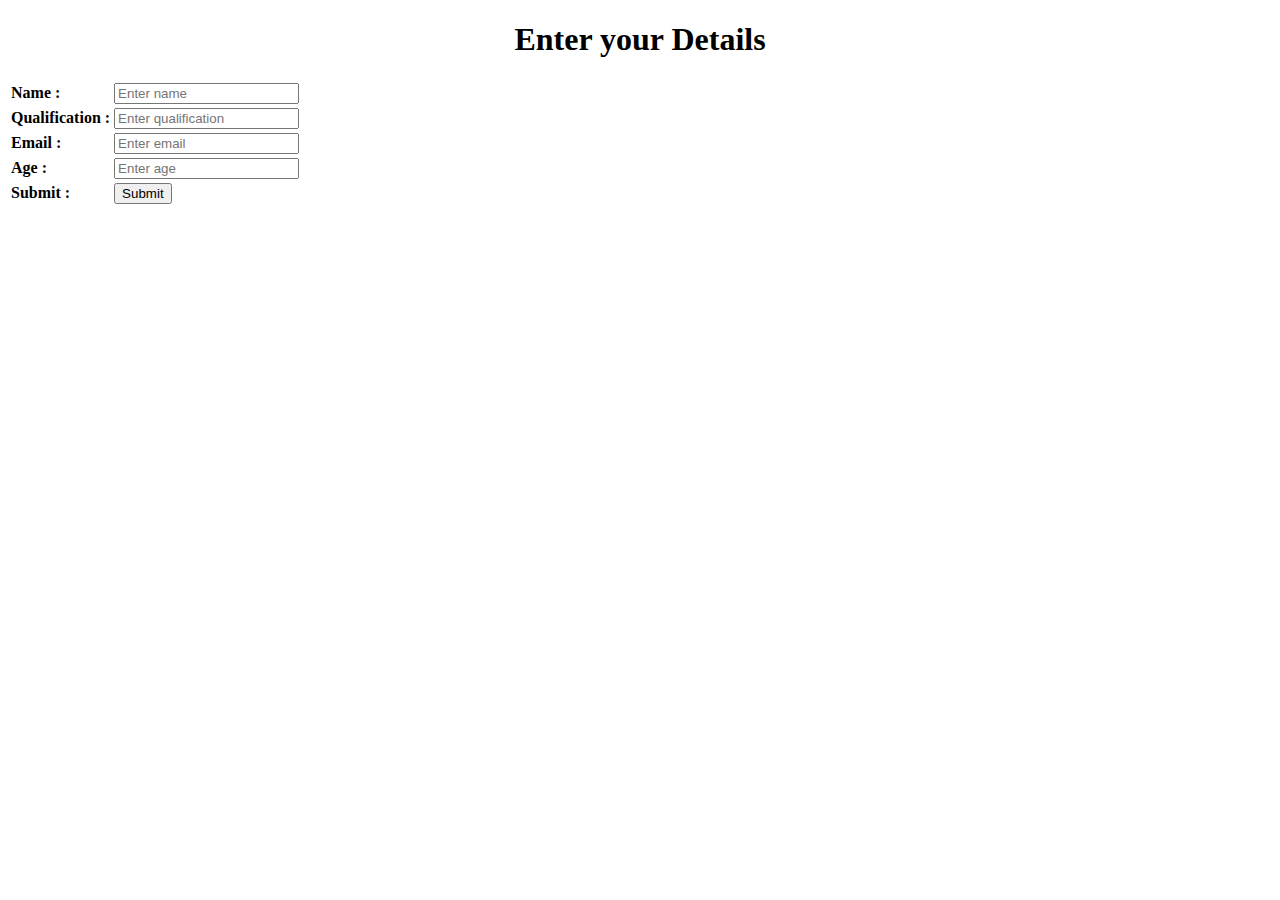
<file: Team Member 3/Assignment 1/index.html>
<!DOCTYPE html>
<head>
  <title>Details</title>
</head>
<body>
  <form>
    <h1>
      <strong><center>Enter your Details</center></strong>
    </h1>

    <table>
      <tr>
        <td>
          <label for="name"><strong>Name :</strong></label>
        </td>
        <td>
          <input
            id="name"
            type="name"
            name="name"
            placeholder="Enter name"
            required
          />
        </td>
      </tr>
      <tr>
        <td>
          <label for="name"><strong>Qualification :</strong></label>
        </td>
        <td>
          <input
            id="Qualification"
            type="name"
            name="Qualification"
            placeholder="Enter qualification"
            required
          />
        </td>
      </tr>

      <tr>
        <td>
          <label for="email"><strong>Email :</strong></label>
        </td>
        <td>
          <input
            id="email"
            type="email"
            name="email"
            placeholder="Enter email"
            required
          />
        </td>
      </tr>

      <tr>
        <td>
          <label for="age"><strong>Age :</strong></label>
        </td>
        <td>
          <input
            id="age"
            type="number"
            name="age"
            placeholder="Enter age"
            required
          />
        </td>
      </tr>

      <tr>
        <td>
          <label for="submit"><strong>Submit :</strong></label>
        </td>
        <td><input type="submit" /></td>
      </tr>
    </table>
  </form>
</body>
</file>
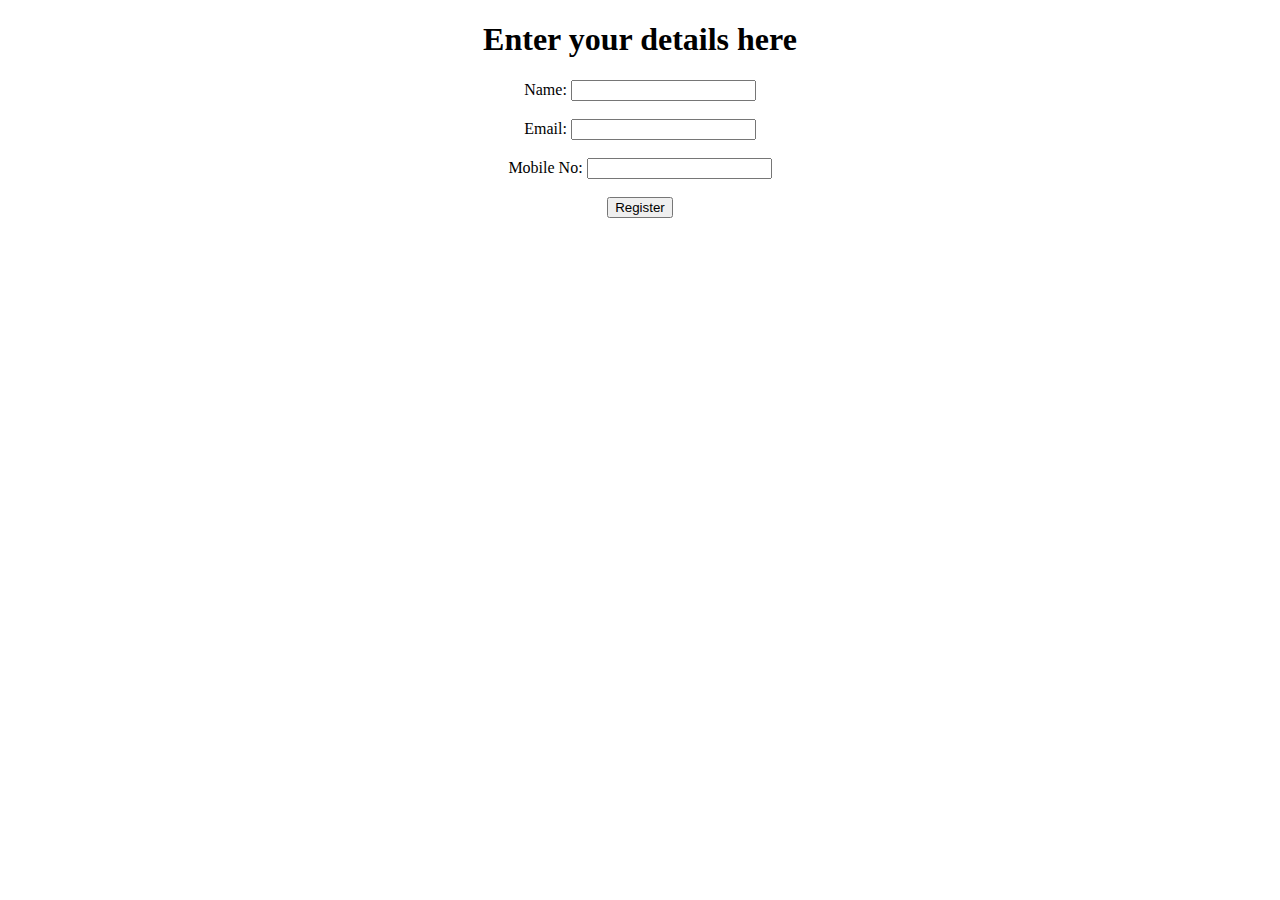
<file: Assignments/Sept 20 Assignment/templates/webpage.html>
<!DOCTYPE html>
<html lang="en">
<head>
    <meta charset="UTF-8">
    <meta http-equiv="X-UA-Compatible" content="IE=edge">
    <meta name="viewport" content="width=device-width, initial-scale=1.0">
    <title>Registration page</title>
</head>
<body>
    <center>
        <h1>Enter your details here</h1>
        <form action="#" method="post">
            <label>Name:</label>
            <input type="Name" value="" name="name" required></body><br><br>

            <label>Email:</label>
            <input type="Email" value="" size="" name="email" required><br><br>

            <label>Mobile No:</label>
            <input type="Mobile No" value="" size="" name="number" required><br><br>

            <button type="submit">Register</button>
           </form>
    </center>
</body>
</html>
</file>
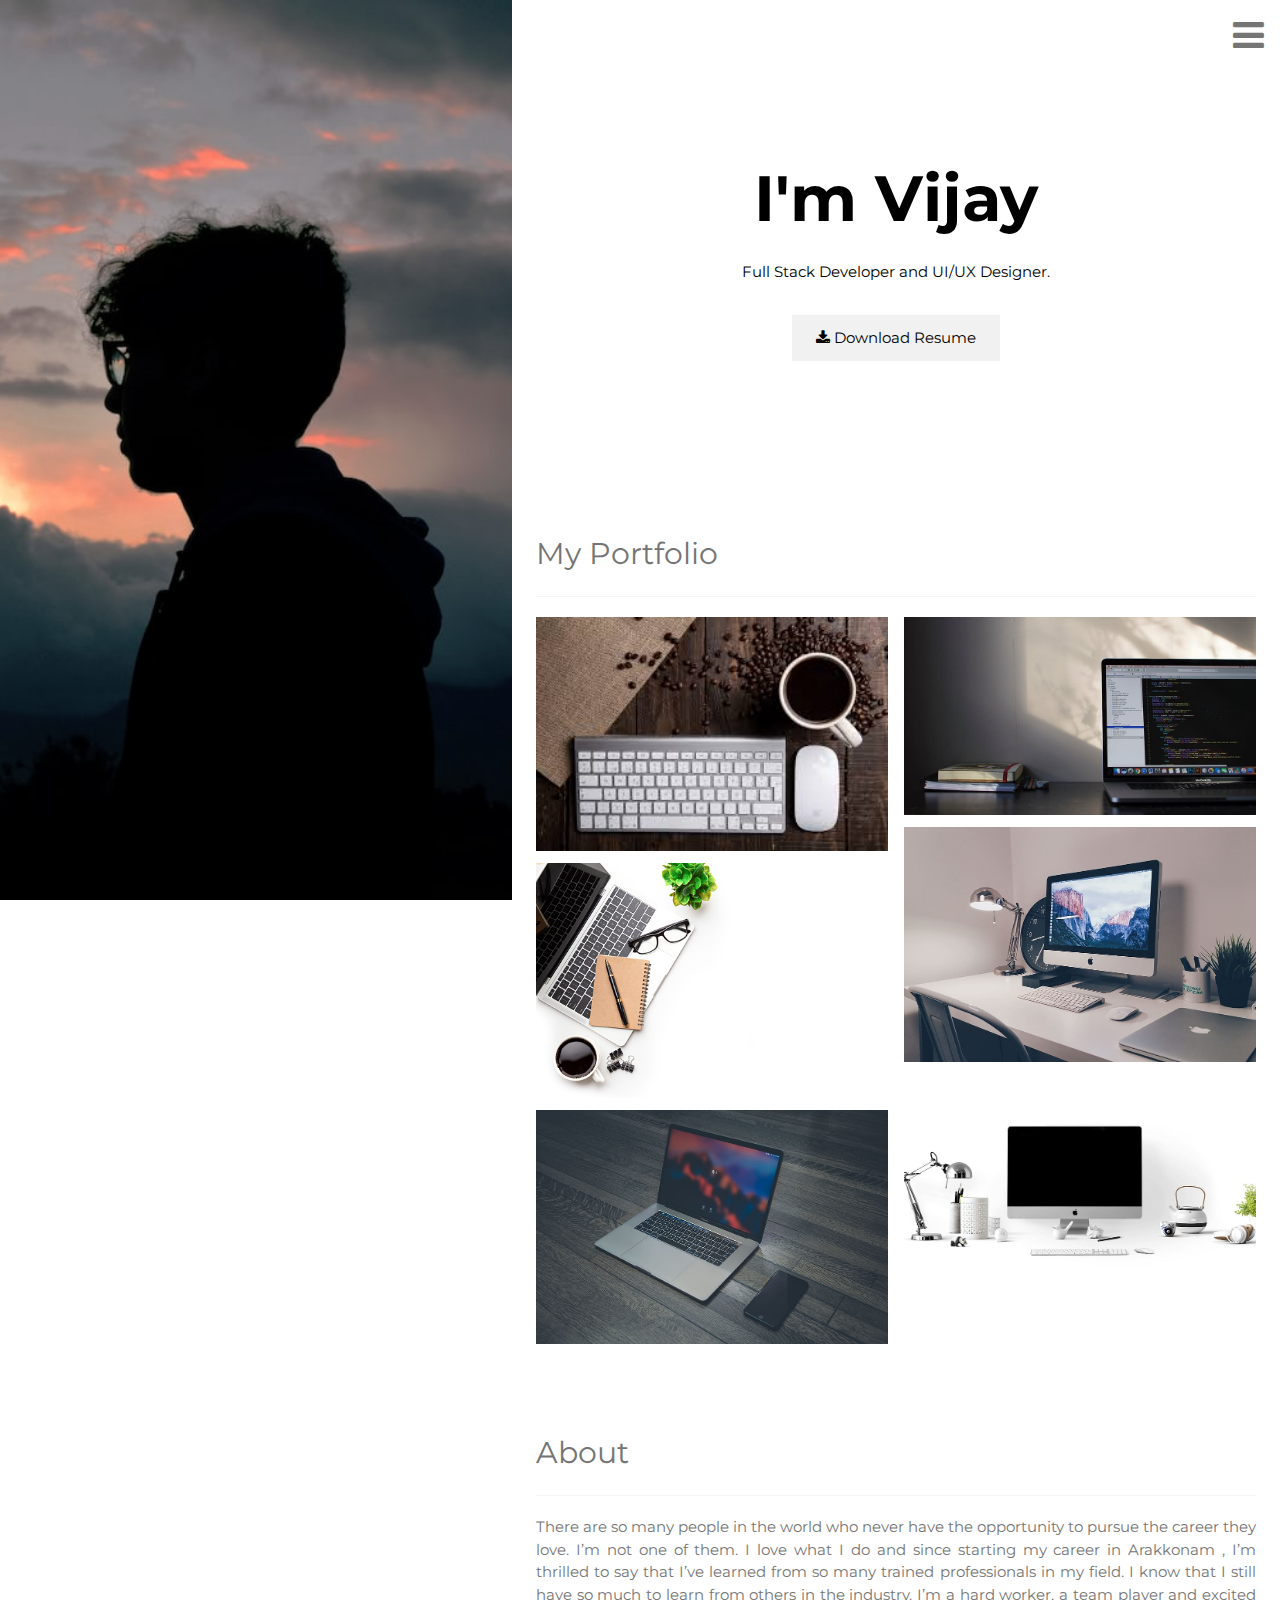
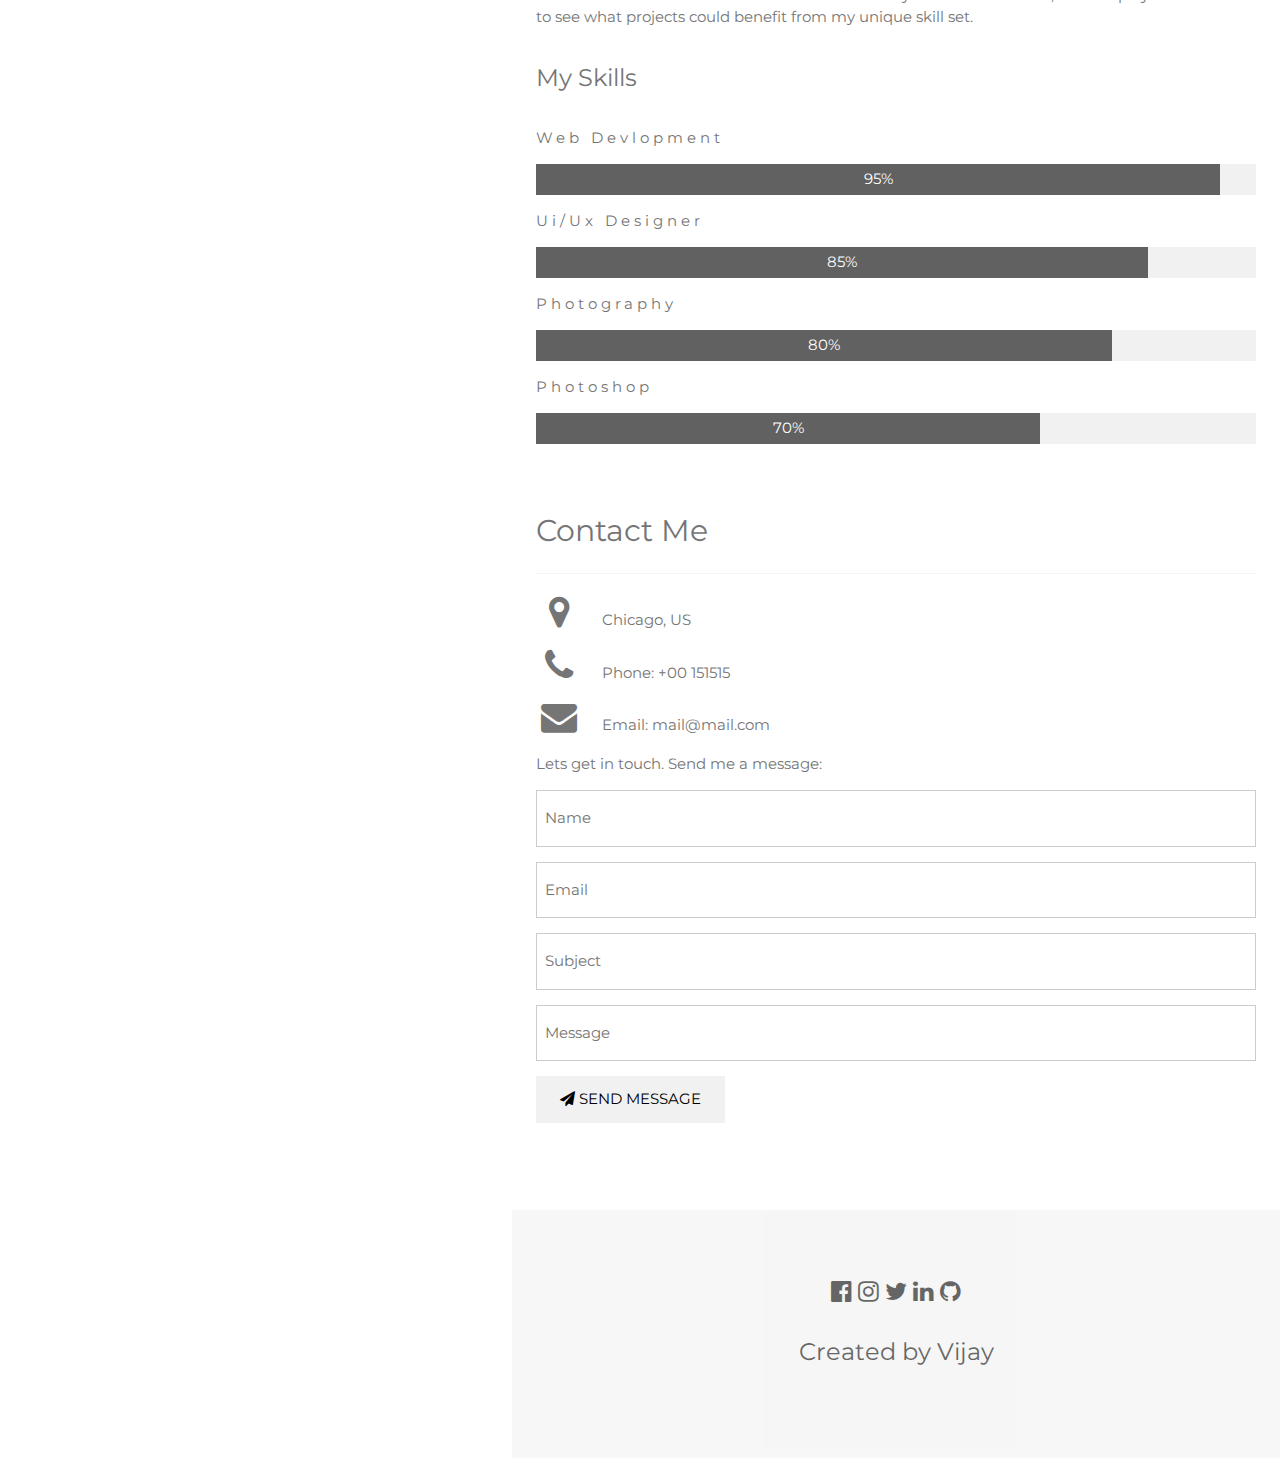
<file: Assignments/Team Leader/Assignment 1/Vijay.html>
<!DOCTYPE html>
<html>
  <title>Vijay</title>
  <meta charset="UTF-8" />
  <meta name="viewport" content="width=device-width, initial-scale=1" />
  <link rel="stylesheet" href="https://www.w3schools.com/w3css/4/w3.css" />
  <link
    rel="stylesheet"
    href="https://fonts.googleapis.com/css?family=Montserrat"
  />
  <link
    rel="stylesheet"
    href="https://cdnjs.cloudflare.com/ajax/libs/font-awesome/4.7.0/css/font-awesome.min.css"
  />
  <style>
    body,
    h1,
    h2,
    h3,
    h4,
    h5,
    h6 {
      font-family: "Montserrat", sans-serif;
    }
    .w3-row-padding img {
      margin-bottom: 12px;
    }
    .bgimg {
      background-position: center;
      background-repeat: no-repeat;
      background-size: cover;
      background-image: url("./images/bgimg.jfif");
      min-height: 100%;
    }
  </style>
  <body>
    <!-- Sidebar with image -->
    <nav class="w3-sidebar w3-hide-medium w3-hide-small" style="width: 40%">
      <div class="bgimg"></div>
    </nav>

    <!-- Hidden Sidebar (reveals when clicked on menu icon)-->
    <nav
      class="w3-sidebar w3-black w3-animate-right w3-xxlarge"
      style="display: none; padding-top: 150px; right: 0; z-index: 2"
      id="mySidebar"
    >
      <a
        href="javascript:void(0)"
        onclick="closeNav()"
        class="w3-button w3-black w3-xxxlarge w3-display-topright"
        style="padding: 0 12px"
      >
        <i class="fa fa-remove"></i>
      </a>
      <div class="w3-bar-block w3-center">
        <a
          href="#"
          class="w3-bar-item w3-button w3-text-grey w3-hover-black"
          onclick="closeNav()"
          >Home</a
        >
        <a
          href="#portfolio"
          class="w3-bar-item w3-button w3-text-grey w3-hover-black"
          onclick="closeNav()"
          >Portfolio</a
        >
        <a
          href="#about"
          class="w3-bar-item w3-button w3-text-grey w3-hover-black"
          onclick="closeNav()"
          >About</a
        >
        <a
          href="#contact"
          class="w3-bar-item w3-button w3-text-grey w3-hover-black"
          onclick="closeNav()"
          >Contact</a
        >
      </div>
    </nav>

    <!-- Page Content -->
    <div class="w3-main w3-padding-large" style="margin-left: 40%">
      <!-- Menu icon to open sidebar -->
      <span
        class="w3-button w3-top w3-white w3-xxlarge w3-text-grey w3-hover-text-black"
        style="width: auto; right: 0"
        onclick="openNav()"
        ><i class="fa fa-bars"></i
      ></span>

      <!-- Header -->
      <header
        class="w3-container w3-center"
        style="padding: 128px 16px"
        id="home"
      >
        <h1 class="w3-jumbo"><b>I'm Vijay</b></h1>
        <p>Full Stack Developer and UI/UX Designer.</p>
        <img
          src="./images/pic1.jfif"
          class="w3-image w3-hide-large w3-hide-small w3-round"
          style="display: block; width: 60%; margin: auto"
        />
        <img
          src="./images/pic2.jpg"
          class="w3-image w3-hide-large w3-hide-medium w3-round"
          width="1000"
          height="1333"
        />
        <button class="w3-button w3-light-grey w3-padding-large w3-margin-top">
          <i class="fa fa-download"></i> Download Resume
        </button>
      </header>

      <!-- Portfolio Section -->
      <div class="w3-padding-32 w3-content" id="portfolio">
        <h2 class="w3-text-grey">My Portfolio</h2>
        <hr class="w3-opacity" />

        <!-- Grid for photos -->
        <div class="w3-row-padding" style="margin: 0 -16px">
          <div class="w3-half">
            <img src="./images/pic1.jfif" style="width: 100%" />
            <img src="./images/pic2.jpg" style="width: 100%" />
            <img src="./images/pic3.jpg" style="width: 100%" />
            
          </div>

          <div class="w3-half">
            <img src="./images/pic4.jpg" style="width: 100%" />
            <img src="./images/pic5.jpg" style="width: 100%" />
            <img src="./images/pic6.jpg" style="width: 100%" />
         
          </div>
          <!-- End photo grid -->
        </div>
        <!-- End Portfolio Section -->
      </div>

      <!-- About Section -->
      <div class="w3-content w3-justify w3-text-grey w3-padding-32" id="about">
        <h2>About</h2>
        <hr class="w3-opacity" />
        <p>
          There are so many people in the world who never have the opportunity
          to pursue the career they love. I’m not one of them. I love what I do
          and since starting my career in Arakkonam , I’m thrilled to say that
          I’ve learned from so many trained professionals in my field. I know
          that I still have so much to learn from others in the industry. I’m a
          hard worker, a team player and excited to see what projects could
          benefit from my unique skill set.
        </p>
        <h3 class="w3-padding-16">My Skills</h3>
        <p class="w3-wide">Web Devlopment</p>
        <div class="w3-light-grey">
          <div
            class="w3-container w3-center w3-padding-small w3-dark-grey"
            style="width: 95%"
          >
            95%
          </div>
        </div>
        <p class="w3-wide">Ui/Ux Designer</p>
        <div class="w3-light-grey">
          <div
            class="w3-container w3-center w3-padding-small w3-dark-grey"
            style="width: 85%"
          >
            85%
          </div>
        </div>
        <p class="w3-wide">Photography</p>
        <div class="w3-light-grey">
          <div
            class="w3-container w3-center w3-padding-small w3-dark-grey"
            style="width: 80%"
          >
            80%
          </div>
        </div>
        <p class="w3-wide">Photoshop</p>
        <div class="w3-light-grey">
          <div
            class="w3-container w3-center w3-padding-small w3-dark-grey"
            style="width: 70%"
          >
            70%
          </div>
        </div>
        <br />



      <!-- Contact Section -->
      <div
        class="w3-padding-32 w3-content w3-text-grey"
        id="contact"
        style="margin-bottom: 64px"
      >
        <h2>Contact Me</h2>
        <hr class="w3-opacity" />

        <div class="w3-section">
          <p>
            <i class="fa fa-map-marker fa-fw w3-xxlarge w3-margin-right"></i>
            Chicago, US
          </p>
          <p>
            <i class="fa fa-phone fa-fw w3-xxlarge w3-margin-right"></i> Phone:
            +00 151515
          </p>
          <p>
            <i class="fa fa-envelope fa-fw w3-xxlarge w3-margin-right"> </i>
            Email: mail@mail.com
          </p>
        </div>

       

        <p>Lets get in touch. Send me a message:</p>
        <form action="/action_page.php" target="_blank">
          <p>
            <input
              class="w3-input w3-padding-16 w3-border"
              type="text"
              placeholder="Name"
              required
              name="Name"
            />
          </p>
          <p>
            <input
              class="w3-input w3-padding-16 w3-border"
              type="text"
              placeholder="Email"
              required
              name="Email"
            />
          </p>
          <p>
            <input
              class="w3-input w3-padding-16 w3-border"
              type="text"
              placeholder="Subject"
              required
              name="Subject"
            />
          </p>
          <p>
            <input
              class="w3-input w3-padding-16 w3-border"
              type="text"
              placeholder="Message"
              required
              name="Message"
            />
          </p>
          <p>
            <button
              class="w3-button w3-light-grey w3-padding-large"
              type="submit"
            >
              <i class="fa fa-paper-plane"></i> SEND MESSAGE
            </button>
          </p>
        </form>
        <!-- End Contact Section -->
      </div>

      <!-- Footer -->
      <footer
        class="w3-container w3-padding-64 w3-light-grey w3-center w3-opacity w3-xlarge"
        style="margin: -24px"
      >
        <i class="fa fa-facebook-official w3-hover-opacity"></i>
        <i class="fa fa-instagram w3-hover-opacity"></i>
        <i class="fa fa-twitter w3-hover-opacity"></i>
        <i class="fa fa-linkedin w3-hover-opacity"></i>
        <i class="fa fa-github w3-hover-opacity"></i>
        <p>Created by Vijay</p>
        <!-- End footer -->
      </footer>
      
      <!-- END PAGE CONTENT -->
    </div>

    <script>
      // Open and close sidebar
      function openNav() {
        document.getElementById("mySidebar").style.width = "60%";
        document.getElementById("mySidebar").style.display = "block";
      }

      function closeNav() {
        document.getElementById("mySidebar").style.display = "none";
      }
    </script>
  </body>
</html>
</file>
